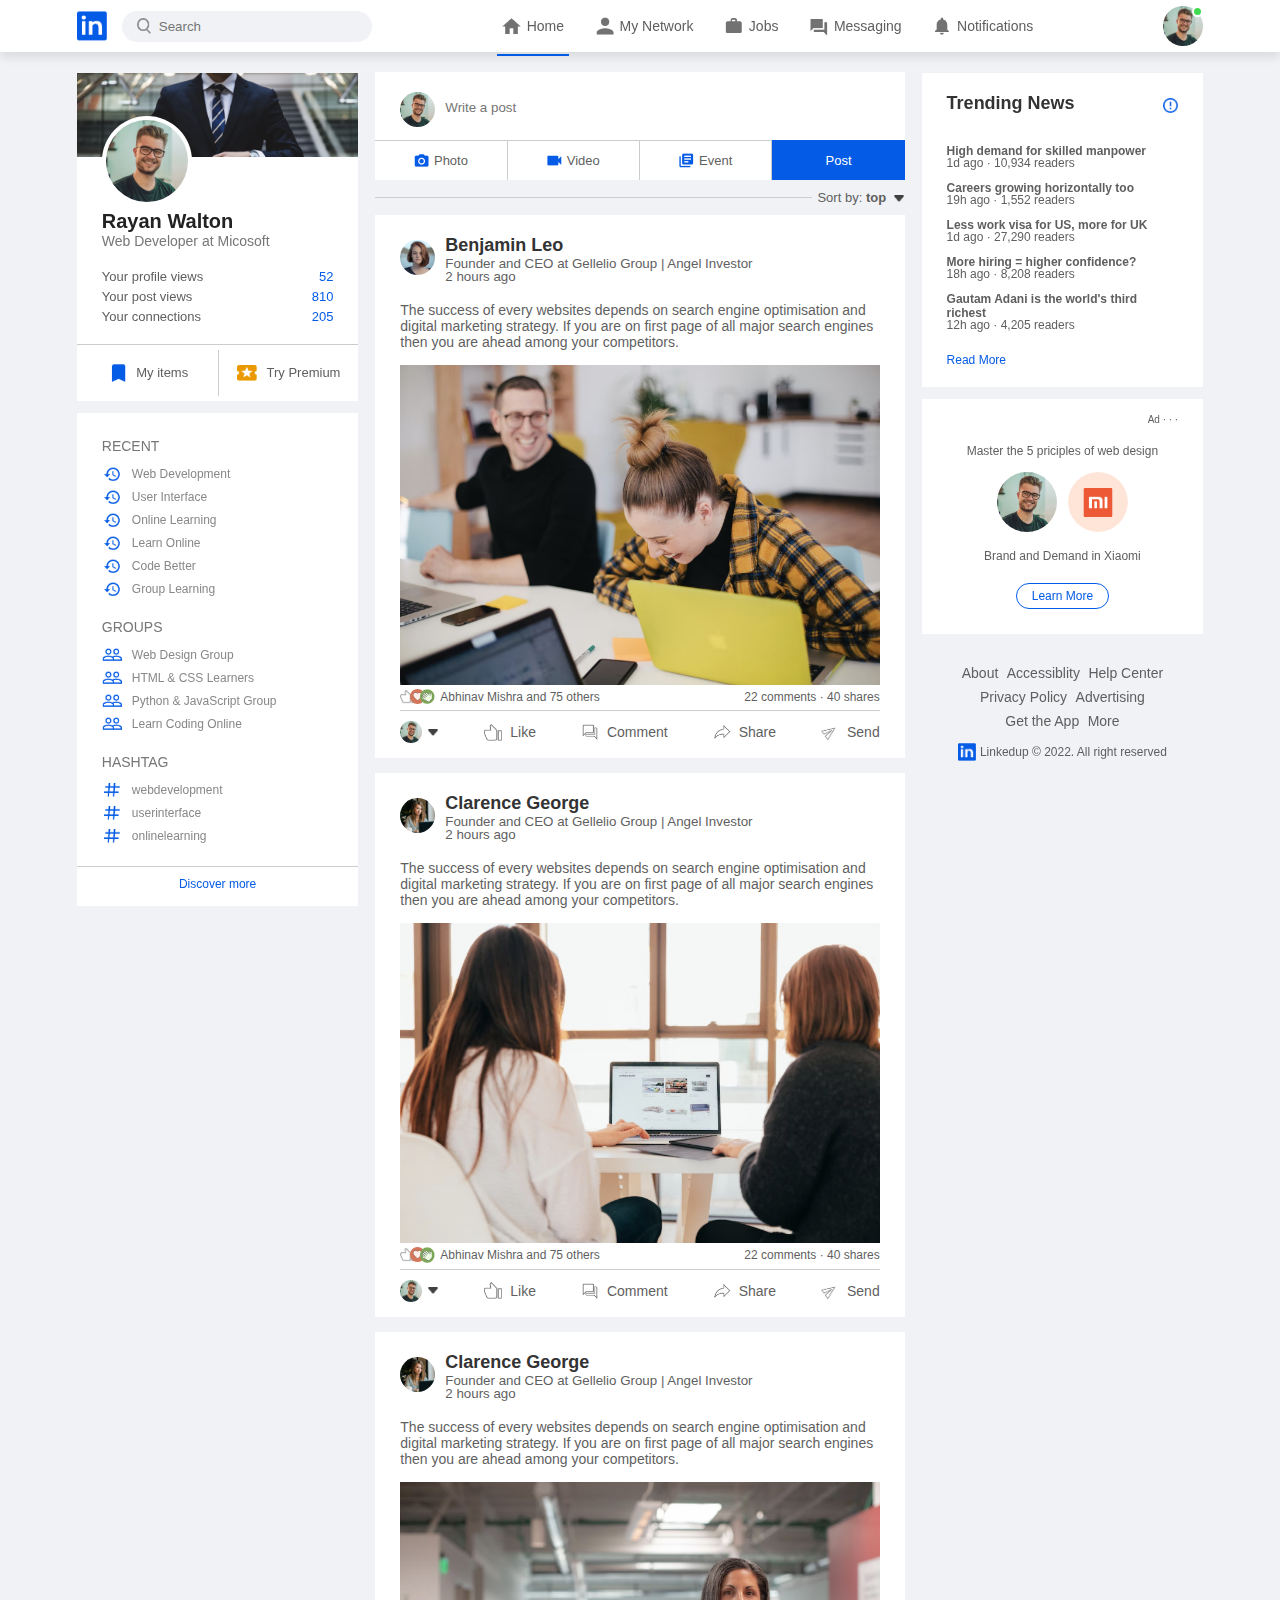
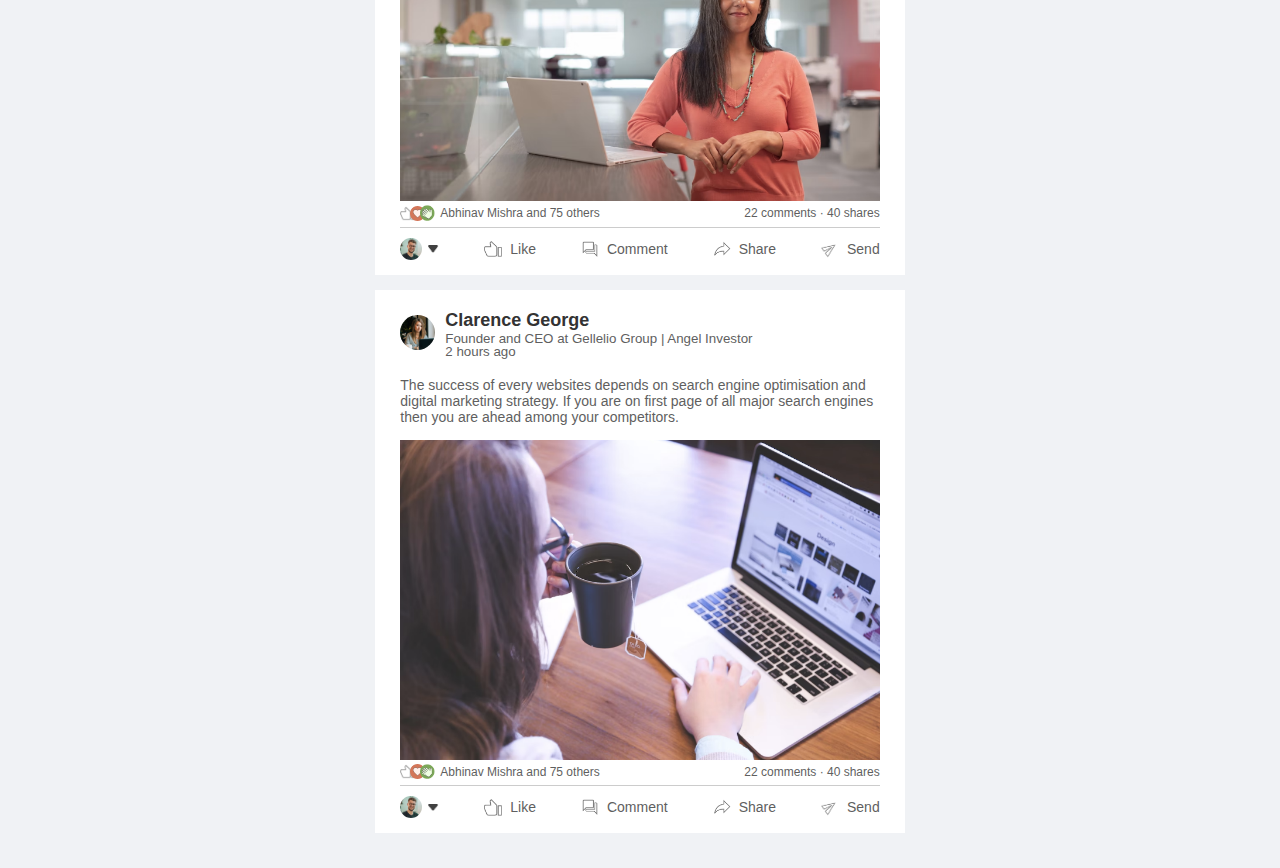
<file: index.html>
<!DOCTYPE html>
<html lang="en">
<head>
    <meta charset="UTF-8">
    <meta http-equiv="X-UA-Compatible" content="IE=edge">
    <meta name="viewport" content="width=device-width, initial-scale=1.0">
    <title>Social Media Website Design - Easy Tutorials</title>
    <link rel="stylesheet" href="style.css">
</head>
<body>

<nav class="navbar">
    <div class="navbar-left">
        <a href="index.html" class="logo"><img src="images/logo.png"></a>

        <div class="search-box">
            <img src="images/search.png">
            <input type="text" placeholder="Search">
        </div>

    </div>
    <div class="navbar-center">
        <ul>
            <li><a href="#" class="active-link"><img src="images/home.png"> <span>Home</span></a></li>
            <li><a href="#"><img src="images/network.png"> <span>My Network</span></a></li>
            <li><a href="#"><img src="images/jobs.png"> <span>Jobs</span></a></li>
            <li><a href="#"><img src="images/message.png"> <span>Messaging</span></a></li>
            <li><a href="#"><img src="images/notification.png"> <span>Notifications</span></a></li>
        </ul>
    </div>
    <div class="navbar-right">
        <div class="online">
            <img src="images/user-1.png" class="nav-profile-img" onclick="toggleMenu()">
        </div>
    </div>
<!-- --------------- profile-drop-down-menu---------- -->
<div class="profile-menu-wrap" id="profileMenu">
    <div class="profile-menu">
        <div class="user-info">
            <img src="images/user-1.png">
            <div>
                <h3>Rayan Walton</h3>
                <a href="profile.html">See your profile</a>
            </div>
        </div>
        <hr>
        <a href="#" class="profile-menu-link">
            <img src="images/feedback.png">
            <p>Give Feedback</p>
            <span>></span>
        </a>
        <a href="#" class="profile-menu-link">
            <img src="images/setting.png">
            <p>Settings & Privacy</p>
            <span>></span>
        </a>
        <a href="#" class="profile-menu-link">
            <img src="images/help.png">
            <p>Help & Support</p>
            <span>></span>
        </a>
        <a href="#" class="profile-menu-link">
            <img src="images/display.png">
            <p>Display & Accessiblity</p>
            <span>></span>
        </a>
        <a href="#" class="profile-menu-link">
            <img src="images/logout.png">
            <p>Logout</p>
            <span>></span>
        </a>
    </div>
</div>

</nav>

<!-- -------------- navbar close-------- -->

<div class="container">
<!-- -------left-sidebar------------ -->
    <div class="left-sidebar">
        <div class="sidebar-profile-box">
            <img src="images/cover-pic.png" width="100%">
            <div class="sidebar-profile-info">
                <img src="images/user-1.png">
                <h1>Rayan Walton</h1>
                <h3>Web Developer at Micosoft</h3>
                <ul>
                    <li>Your profile views<span>52</span></li>
                    <li>Your post views<span>810</span></li>
                    <li>Your connections<span>205</span></li>
                </ul>
            </div>
            <div class="sidebar-profile-link">
                <a href="#"><img src="images/items.png"> My items</a>
                <a href="#"><img src="images/premium.png"> Try Premium</a>
            </div>
        </div>

        <div class="sidebar-activity" id="sidebarActivity">
            <h3>RECENT</h3>
            <a href="#"><img src="images/recent.png"> Web Development</a>
            <a href="#"><img src="images/recent.png"> User Interface</a>
            <a href="#"><img src="images/recent.png"> Online Learning</a>
            <a href="#"><img src="images/recent.png"> Learn Online</a>
            <a href="#"><img src="images/recent.png"> Code Better</a>
            <a href="#"><img src="images/recent.png"> Group Learning</a>
            <h3>GROUPS</h3>
            <a href="#"><img src="images/group.png"> Web Design Group</a>
            <a href="#"><img src="images/group.png"> HTML & CSS Learners</a>
            <a href="#"><img src="images/group.png"> Python & JavaScript Group</a>
            <a href="#"><img src="images/group.png"> Learn Coding Online</a>
            <h3>HASHTAG</h3>
            <a href="#"><img src="images/hashtag.png"> webdevelopment</a>
            <a href="#"><img src="images/hashtag.png"> userinterface</a>
            <a href="#"><img src="images/hashtag.png"> onlinelearning</a>
            <div class="discover-more-link">
                <a href="https://www.youtube.com/c/EasyTutorialsVideo?sub_confirmation=1">Discover more</a>
            </div>
        </div>

        <p id="showMoreLink" onclick="toggleActivity()">Show more <b>+</b></p>
    </div>
<!-- -----------------main-content------------ -->
    <div class="main-content">

        <div class="create-post">
            <div class="create-post-input">
                <img src="images/user-1.png">
                <textarea rows="2" placeholder="Write a post"></textarea>
            </div>
            <div class="create-post-links">
                <li><img src="images/photo.png">Photo</li>
                <li><img src="images/video.png">Video</li>
                <li><img src="images/event.png">Event</li>
                <li>Post</li>
            </div>
        </div>
        <div class="sort-by">
            <hr>
            <p>Sort by: <span>top <img src="images/down-arrow.png"></span></p>
        </div>

        <div class="post">
            <div class="post-author">
                <img src="images/user-3.png">
                <div>
                    <h1>Benjamin Leo</h1>
                    <small>Founder and CEO at Gellelio Group | Angel Investor</small>
                    <small>2 hours ago</small>
                </div>
            </div>
            <p>The success of every websites depends on search engine optimisation and digital marketing strategy. If you are on first page of all major search engines then you are ahead among your competitors.</p>
            <img src="images/post-image-1.png" width="100%">

            <div class="post-stats">
                <div>
                    <img src="images/thumbsup.png">
                    <img src="images/love.png">
                    <img src="images/clap.png">
                    <span class="liked-users">Abhinav Mishra and 75 others</span>
                </div>
                <div>
                    <span>22 comments &middot; 40 shares</span>
                </div>
            </div>
            <div class="post-activity">
                <div>
                    <img src="images/user-1.png" class="post-activity-user-icon">
                    <img src="images/down-arrow.png" class="post-activity-arrow-icon">
                </div>
                <div class="post-activity-link">
                    <img src="images/like.png">
                    <span>Like</span>
                </div>
                <div class="post-activity-link">
                    <img src="images/comment.png">
                    <span>Comment</span>
                </div>
                <div class="post-activity-link">
                    <img src="images/share.png">
                    <span>Share</span>
                </div>
                <div class="post-activity-link">
                    <img src="images/send.png">
                    <span>Send</span>
                </div>
            </div>
        </div>
        <div class="post">
            <div class="post-author">
                <img src="images/user-4.png">
                <div>
                    <h1>Clarence George</h1>
                    <small>Founder and CEO at Gellelio Group | Angel Investor</small>
                    <small>2 hours ago</small>
                </div>
            </div>
            <p>The success of every websites depends on search engine optimisation and digital marketing strategy. If you are on first page of all major search engines then you are ahead among your competitors.</p>
            <img src="images/post-image-2.png" width="100%">

            <div class="post-stats">
                <div>
                    <img src="images/thumbsup.png">
                    <img src="images/love.png">
                    <img src="images/clap.png">
                    <span class="liked-users">Abhinav Mishra and 75 others</span>
                </div>
                <div>
                    <span>22 comments &middot; 40 shares</span>
                </div>
            </div>
            <div class="post-activity">
                <div>
                    <img src="images/user-1.png" class="post-activity-user-icon">
                    <img src="images/down-arrow.png" class="post-activity-arrow-icon">
                </div>
                <div class="post-activity-link">
                    <img src="images/like.png">
                    <span>Like</span>
                </div>
                <div class="post-activity-link">
                    <img src="images/comment.png">
                    <span>Comment</span>
                </div>
                <div class="post-activity-link">
                    <img src="images/share.png">
                    <span>Share</span>
                </div>
                <div class="post-activity-link">
                    <img src="images/send.png">
                    <span>Send</span>
                </div>
            </div>
        </div>
        <div class="post">
            <div class="post-author">
                <img src="images/user-4.png">
                <div>
                    <h1>Clarence George</h1>
                    <small>Founder and CEO at Gellelio Group | Angel Investor</small>
                    <small>2 hours ago</small>
                </div>
            </div>
            <p>The success of every websites depends on search engine optimisation and digital marketing strategy. If you are on first page of all major search engines then you are ahead among your competitors.</p>
            <img src="images/post-image-3.png" width="100%">

            <div class="post-stats">
                <div>
                    <img src="images/thumbsup.png">
                    <img src="images/love.png">
                    <img src="images/clap.png">
                    <span class="liked-users">Abhinav Mishra and 75 others</span>
                </div>
                <div>
                    <span>22 comments &middot; 40 shares</span>
                </div>
            </div>
            <div class="post-activity">
                <div>
                    <img src="images/user-1.png" class="post-activity-user-icon">
                    <img src="images/down-arrow.png" class="post-activity-arrow-icon">
                </div>
                <div class="post-activity-link">
                    <img src="images/like.png">
                    <span>Like</span>
                </div>
                <div class="post-activity-link">
                    <img src="images/comment.png">
                    <span>Comment</span>
                </div>
                <div class="post-activity-link">
                    <img src="images/share.png">
                    <span>Share</span>
                </div>
                <div class="post-activity-link">
                    <img src="images/send.png">
                    <span>Send</span>
                </div>
            </div>
        </div>
        <div class="post">
            <div class="post-author">
                <img src="images/user-4.png">
                <div>
                    <h1>Clarence George</h1>
                    <small>Founder and CEO at Gellelio Group | Angel Investor</small>
                    <small>2 hours ago</small>
                </div>
            </div>
            <p>The success of every websites depends on search engine optimisation and digital marketing strategy. If you are on first page of all major search engines then you are ahead among your competitors.</p>
            <img src="images/post-image-4.png" width="100%">

            <div class="post-stats">
                <div>
                    <img src="images/thumbsup.png">
                    <img src="images/love.png">
                    <img src="images/clap.png">
                    <span class="liked-users">Abhinav Mishra and 75 others</span>
                </div>
                <div>
                    <span>22 comments &middot; 40 shares</span>
                </div>
            </div>
            <div class="post-activity">
                <div>
                    <img src="images/user-1.png" class="post-activity-user-icon">
                    <img src="images/down-arrow.png" class="post-activity-arrow-icon">
                </div>
                <div class="post-activity-link">
                    <img src="images/like.png">
                    <span>Like</span>
                </div>
                <div class="post-activity-link">
                    <img src="images/comment.png">
                    <span>Comment</span>
                </div>
                <div class="post-activity-link">
                    <img src="images/share.png">
                    <span>Share</span>
                </div>
                <div class="post-activity-link">
                    <img src="images/send.png">
                    <span>Send</span>
                </div>
            </div>
        </div>

    </div>
<!-- ------------right-sidebar--------------- -->
    <div class="right-sidebar">
        <div class="sidebar-news">
            <img src="images/more.png" class="info-icon">
            <h3>Trending News</h3>
            <a href="#">High demand for skilled manpower</a>
            <span>1d ago &middot; 10,934 readers</span>

            <a href="#">Careers growing horizontally too</a>
            <span>19h ago &middot; 1,552 readers</span>

            <a href="#">Less work visa for US, more for UK</a>
            <span>1d ago &middot; 27,290 readers</span>

            <a href="#">More hiring = higher confidence?</a>
            <span>18h ago &middot; 8,208 readers</span>

            <a href="#">Gautam Adani is the world's third richest</a>
            <span>12h ago &middot; 4,205 readers</span>

            <a href="https://www.youtube.com/c/EasyTutorialsVideo?sub_confirmation=1" class="read-more-link">Read More</a>
        </div>

        <div class="sidebar-ad">
            <small>Ad &middot; &middot; &middot;</small>
            <p>Master the 5 priciples of web design</p>
            <div>
                <img src="images/user-1.png">
                <img src="images/mi-logo.png">
            </div>
            <b>Brand and Demand in Xiaomi</b>
            <a href="https://www.youtube.com/c/EasyTutorialsVideo?sub_confirmation=1" class="ad-link">Learn More</a>
        </div>

        <div class="sidebar-useful-links">
            <a href="#">About</a>
            <a href="#">Accessiblity</a>
            <a href="#">Help Center</a>
            <a href="#">Privacy Policy</a>
            <a href="#">Advertising</a>
            <a href="#">Get the App</a>
            <a href="#">More</a>

            <div class="copyright-msg">
                <img src="images/logo.png">
                <p>Linkedup &#169; 2022. All right reserved</p>
            </div>
        </div>

    </div>
</div>

<script>

    let profileMenu = document.getElementById("profileMenu");

    function toggleMenu(){
        profileMenu.classList.toggle("open-menu");
    }

</script>

<script>

    let sideActivity = document.getElementById("sidebarActivity");
    let moreLink = document.getElementById("showMoreLink");

    function toggleActivity(){
        sideActivity.classList.toggle("open-activity");

        if(sideActivity.classList.contains("open-activity")){
            moreLink.innerHTML = "Show less <b>-</b>";
        }
        else{
            moreLink.innerHTML = "Show more <b>+</b>";
        }
    }

</script>



</body>
</html>
</file>
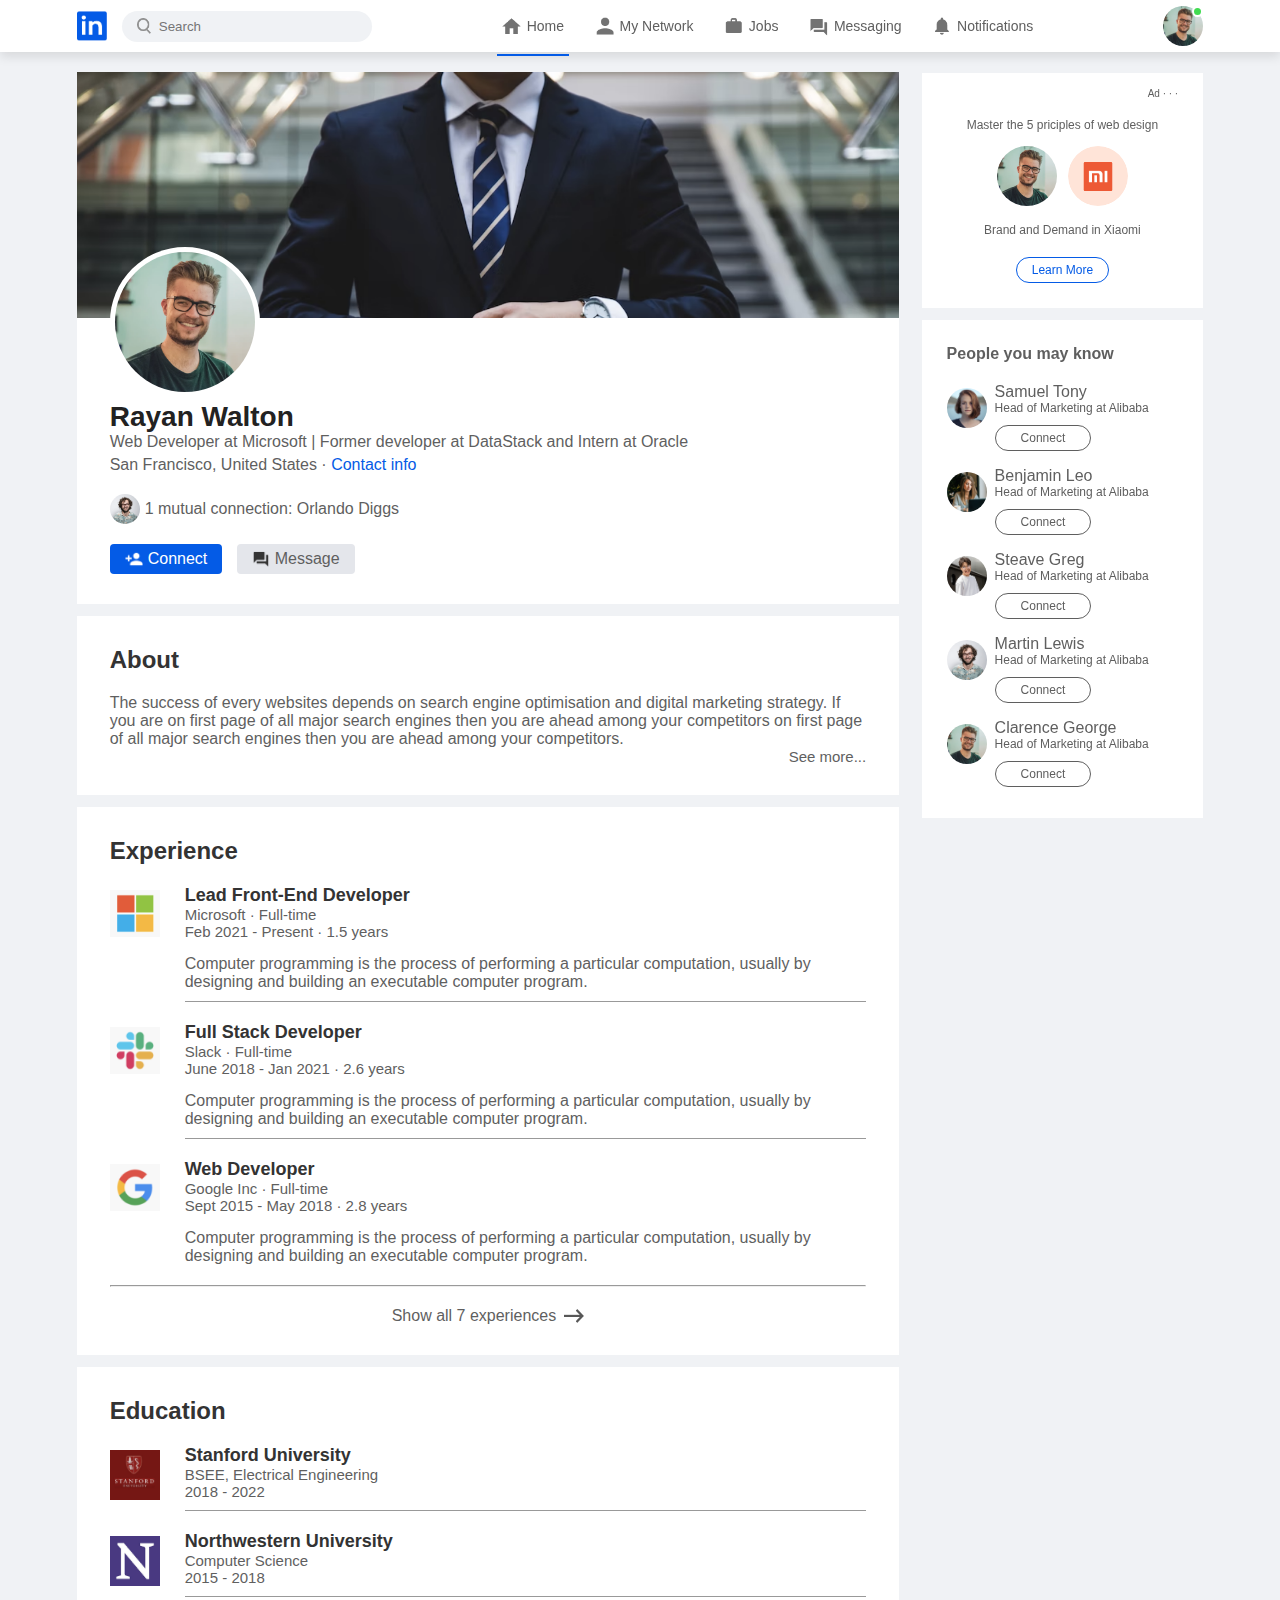
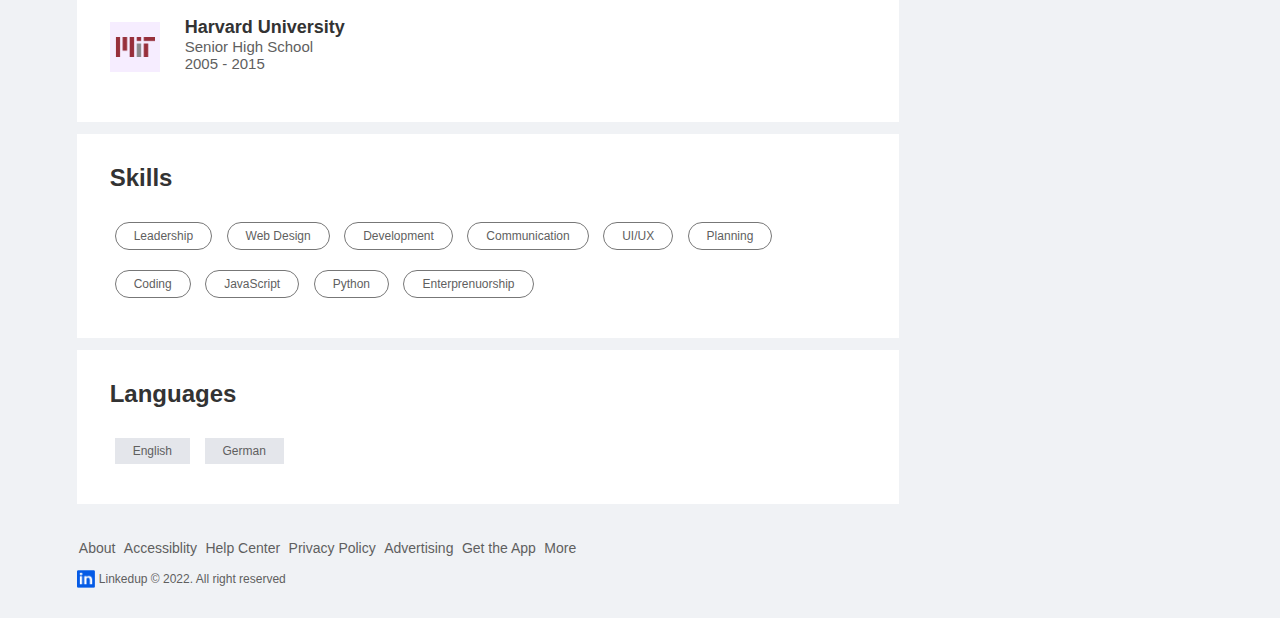
<file: profile.html>
<!DOCTYPE html>
<html lang="en">
<head>
    <meta charset="UTF-8">
    <meta http-equiv="X-UA-Compatible" content="IE=edge">
    <meta name="viewport" content="width=device-width, initial-scale=1.0">
    <title>Social Media Website Design - Easy Tutorials</title>
    <link rel="stylesheet" href="style.css">
</head>
<body>

<nav class="navbar">
    <div class="navbar-left">
        <a href="index.html" class="logo"><img src="images/logo.png"></a>

        <div class="search-box">
            <img src="images/search.png">
            <input type="text" placeholder="Search">
        </div>

    </div>
    <div class="navbar-center">
        <ul>
            <li><a href="#" class="active-link"><img src="images/home.png"> <span>Home</span></a></li>
            <li><a href="#"><img src="images/network.png"> <span>My Network</span></a></li>
            <li><a href="#"><img src="images/jobs.png"> <span>Jobs</span></a></li>
            <li><a href="#"><img src="images/message.png"> <span>Messaging</span></a></li>
            <li><a href="#"><img src="images/notification.png"> <span>Notifications</span></a></li>
        </ul>
    </div>
    <div class="navbar-right">
        <div class="online">
            <img src="images/user-1.png" class="nav-profile-img" onclick="toggleMenu()">
        </div>
    </div>
<!-- --------------- profile-drop-down-menu---------- -->
<div class="profile-menu-wrap" id="profileMenu">
    <div class="profile-menu">
        <div class="user-info">
            <img src="images/user-1.png">
            <div>
                <h3>Rayan Walton</h3>
                <a href="profile.html">See your profile</a>
            </div>
        </div>
        <hr>
        <a href="#" class="profile-menu-link">
            <img src="images/feedback.png">
            <p>Give Feedback</p>
            <span>></span>
        </a>
        <a href="#" class="profile-menu-link">
            <img src="images/setting.png">
            <p>Settings & Privacy</p>
            <span>></span>
        </a>
        <a href="#" class="profile-menu-link">
            <img src="images/help.png">
            <p>Help & Support</p>
            <span>></span>
        </a>
        <a href="#" class="profile-menu-link">
            <img src="images/display.png">
            <p>Display & Accessiblity</p>
            <span>></span>
        </a>
        <a href="#" class="profile-menu-link">
            <img src="images/logout.png">
            <p>Logout</p>
            <span>></span>
        </a>
    </div>
</div>

</nav>

<!-- -------------- navbar close-------- -->

<div class="container">
<div class="profile-main">
    <div class="profile-container">
        <img src="images/cover-pic.png" width="100%">
        <div class="profile-container-inner">
            <img src="images/user-1.png" class="profile-pic">
            <h1>Rayan Walton</h1>
            <b>Web Developer at Microsoft | Former developer at DataStack and Intern at Oracle</b>
            <p>San Francisco, United States &middot; <a href="#">Contact info</a></p>
            <div class="mutual-connection">
                <img src="images/user-2.png">
                <span>1 mutual connection: Orlando Diggs</span>
            </div>
            <div class="profile-btn">
                <a href="https://www.youtube.com/c/EasyTutorialsVideo?sub_confirmation=1" class="primary-btn"><img src="images/connect.png">Connect</a>
                <a href="https://www.youtube.com/c/EasyTutorialsVideo?sub_confirmation=1"><img src="images/chat.png">Message</a>
            </div>
        </div>
    </div>

    <div class="profile-description">
        <h2>About</h2>
        <p>The success of every websites depends on search engine optimisation and digital marketing strategy. If you are on first page of all major search engines then you are ahead among your competitors on first page of all major search engines then you are ahead among your competitors.</p>
        <a href="https://www.youtube.com/c/EasyTutorialsVideo?sub_confirmation=1" class="see-more-link">See more...</a>
    </div>

    <div class="profile-description">
        <h2>Experience</h2>
        <div class="profile-desc-row">
            <img src="images/microsoft.png">
            <div>
                <h3>Lead Front-End Developer</h3>
                <b>Microsoft &middot; Full-time</b>
                <b>Feb 2021 - Present &middot; 1.5 years</b>
                <p>Computer programming is the process of performing a particular computation, usually by designing and building an executable computer program.</p>
                <hr>
            </div>
        </div>
        <div class="profile-desc-row">
            <img src="images/slack.png">
            <div>
                <h3>Full Stack Developer</h3>
                <b>Slack &middot; Full-time</b>
                <b>June 2018 - Jan 2021 &middot; 2.6 years</b>
                <p>Computer programming is the process of performing a particular computation, usually by designing and building an executable computer program.</p>
                <hr>
            </div>
        </div>
        <div class="profile-desc-row">
            <img src="images/google.png">
            <div>
                <h3>Web Developer</h3>
                <b>Google Inc &middot; Full-time</b>
                <b>Sept 2015 - May 2018 &middot; 2.8 years</b>
                <p>Computer programming is the process of performing a particular computation, usually by designing and building an executable computer program.</p>
            </div>
        </div>
        <hr>
        <a href="#" class="experience-link">Show all 7 experiences <img src="images/right-arrow.png" alt=""></a>
    </div>

    <div class="profile-description">
        <h2>Education</h2>
        <div class="profile-desc-row">
            <img src="images/stanford.png">
            <div>
                <h3>Stanford University</h3>
                <b>BSEE, Electrical Engineering</b>
                <b>2018 - 2022</b>
                <hr>
            </div>
        </div>
        <div class="profile-desc-row">
            <img src="images/north.png">
            <div>
                <h3>Northwestern University</h3>
                <b>Computer Science</b>
                <b>2015 - 2018</b>
                <hr>
            </div>
        </div>
        <div class="profile-desc-row">
            <img src="images/mit.png">
            <div>
                <h3>Harvard University</h3>
                <b>Senior High School</b>
                <b>2005 - 2015</b>
            </div>
        </div>
    </div>
    <div class="profile-description">
        <h2>Skills</h2>
        <a href="#" class="skills-btn">Leadership</a>
        <a href="#" class="skills-btn">Web Design</a>
        <a href="#" class="skills-btn">Development</a>
        <a href="#" class="skills-btn">Communication</a>
        <a href="#" class="skills-btn">UI/UX</a>
        <a href="#" class="skills-btn">Planning</a>
        <a href="#" class="skills-btn">Coding</a>
        <a href="#" class="skills-btn">JavaScript</a>
        <a href="#" class="skills-btn">Python</a>
        <a href="#" class="skills-btn">Enterprenuorship</a>
    </div>
    <div class="profile-description">
        <h2>Languages</h2>
        <a href="#" class="language-btn">English</a>
        <a href="#" class="language-btn">German</a>
    </div>


</div>
<!-- ------profile-sidebar------ -->
    <div class="profile-sidebar">

        <div class="sidebar-ad">
            <small>Ad &middot; &middot; &middot;</small>
            <p>Master the 5 priciples of web design</p>
            <div>
                <img src="images/user-1.png">
                <img src="images/mi-logo.png">
            </div>
            <b>Brand and Demand in Xiaomi</b>
            <a href="#" class="ad-link">Learn More</a>
        </div>

        <div class="sidebar-people">
            <h3>People you may know</h3>
            <div class="sidebar-people-row">
                <img src="images/user-3.png">
                <div>
                    <h2>Samuel Tony</h2>
                    <p>Head of Marketing at Alibaba</p>
                    <a href="#">Connect</a>
                </div>
            </div>
            <div class="sidebar-people-row">
                <img src="images/user-4.png">
                <div>
                    <h2>Benjamin Leo</h2>
                    <p>Head of Marketing at Alibaba</p>
                    <a href="#">Connect</a>
                </div>
            </div>
            <div class="sidebar-people-row">
                <img src="images/user-5.png">
                <div>
                    <h2>Steave Greg</h2>
                    <p>Head of Marketing at Alibaba</p>
                    <a href="#">Connect</a>
                </div>
            </div>
            <div class="sidebar-people-row">
                <img src="images/user-2.png">
                <div>
                    <h2>Martin Lewis</h2>
                    <p>Head of Marketing at Alibaba</p>
                    <a href="#">Connect</a>
                </div>
            </div>
            <div class="sidebar-people-row">
                <img src="images/user-1.png">
                <div>
                    <h2>Clarence George</h2>
                    <p>Head of Marketing at Alibaba</p>
                    <a href="#">Connect</a>
                </div>
            </div>
        </div>

    </div>
</div>



<div class="profile-footer">
    <div class="sidebar-useful-links">
        <a href="#">About</a>
        <a href="#">Accessiblity</a>
        <a href="#">Help Center</a>
        <a href="#">Privacy Policy</a>
        <a href="#">Advertising</a>
        <a href="#">Get the App</a>
        <a href="#">More</a>

        <div class="copyright-msg">
            <img src="images/logo.png">
            <p>Linkedup &#169; 2022. All right reserved</p>
        </div>
    </div>
</div>



<script>

    let profileMenu = document.getElementById("profileMenu");

    function toggleMenu(){
        profileMenu.classList.toggle("open-menu");
    }

</script>
    
</body>
</html>
</file>
<file: style.css>
*{
    margin: 0;
    padding: 0;
    font-family: 'Poppins', sans-serif;
    box-sizing: border-box;
}
body{
    background: #f0f2f5;
    color: #5f5f5f;
}
a{
    text-decoration: none;
    color: #5f5f5f;
}
.navbar{
    display: flex;
    align-items: center;
    justify-content: space-between;
    background: #fff;
    padding: 6px 6%;
    position: sticky;
    top: 0;
    z-index: 100;
    box-shadow: 0 5px 10px rgba(0, 0, 0, 0.1);
}
.logo img{
    width: 30px;
    margin-right: 15px;
    display: block;
}
.navbar-center ul li{
    display: inline-block;
    list-style: none;
}
.navbar-center ul li a{
    display: flex;
    align-items: center;
    font-size: 14px;
    margin: 5px 8px;
    padding-right: 5px;
    position: relative;
}
.navbar-center ul li a img{
    width: 30px;
}

.navbar-center ul li a::after{
    content: '';
    width: 0;
    height: 2px;
    background: #045be6;
    position: absolute;
    bottom: -15px;
    transition: width 0.3s;
}
.navbar-center ul li a:hover::after,
.navbar-center ul li a.active-link::after
{
    width: 100%;
}


.nav-profile-img{
    width: 40px;
    border-radius: 50%;
    display: block;
    cursor: pointer;
    position: relative;
}
.online{
    position: relative;
}
.online::after{
    content: '';
    width: 7px;
    height: 7px;
    border: 2px solid #fff;
    border-radius: 50%;
    right: 0px;
    top: 0px;
    background: #41db51;
    position: absolute;
}
.search-box{
    background: #f0f2f5;
    width: 250px;
    border-radius: 20px;
    display: flex;
    align-items: center;
    padding: 0 15px;
}
.navbar-left{
    display: flex;
    align-items: center;
}
.search-box img{
    width: 14px;
}
.search-box input{
    width: 100%;
    background: transparent;
    padding: 8px;
    outline: none;
    border: 0;
}
/* ------ navbar end-------------- */

.container{
    padding: 20px 6%;
    display: flex;
    flex-wrap: wrap;
    justify-content: space-between;
}

/* -----------left-sidebar---------- */
.left-sidebar{
    flex-basis: 25%;
    align-self: flex-start;
    position: sticky;
    top: 73px;
}
.sidebar-profile-box{
    background: #fff;
}
.sidebar-profile-info{
    padding: 0 25px;
}
.sidebar-profile-info img{
    width: 90px;
    border-radius: 50%;
    background: #fff;
    padding: 4px;
    margin-top: -45px;
}
.sidebar-profile-info h1{
    font-size: 20px;
    font-weight: 600;
    color: #222;
}
.sidebar-profile-info h3{
    font-size: 14px;
    font-weight: 500;
    color: #777;
}
.sidebar-profile-info ul{
    list-style: none;
    margin: 20px 0;
}
.sidebar-profile-info ul li{
    width: 100%;
    margin: 5px 0;
    font-size: 13px;
}
.sidebar-profile-info ul li span{
    float: right;
    color: #045be6;
}
.sidebar-profile-link{
    display: flex;
    align-items: center;
    border-top: 1px solid #ccc;
}

.sidebar-profile-link a{
    flex-basis: 50%;
    display: flex;
    align-items: center;
    justify-content: center;
    padding: 15px 0;
    font-size: 13px;
    border-left: 1px solid #ccc;
}
.sidebar-profile-link a:first-child{
    border-left: 0
}
.sidebar-profile-link a img{
    width: 20px;
    margin-right: 10px;
}
.sidebar-activity{
    background: #fff;
    padding: 5px 25px;
    margin: 12px 0;
}
.sidebar-activity h3{
    color: #777;
    font-size: 14px;
    font-weight: 500;
    margin: 20px 0 10px;
}
.sidebar-activity a{
    display: flex;
    align-items: center;
    font-size: 12px;
    font-weight: 500;
    color: #888;
    margin: 3px 0;
}

.sidebar-activity a img{
    width: 20px;
    margin-right: 10px;
}
.discover-more-link{
    border-top: 1px solid #ccc;
    text-align: center;
    margin-top: 20px;
    margin-left: -25px;
    margin-right: -25px;
}
.discover-more-link a{
    color: #045be6;
    display: inline-block;
    margin: 10px 0;
}


/* ----------right-sidebar------------ */
.right-sidebar{
    flex-basis: 25%;
    align-self: flex-start;
    position: sticky;
    top: 73px;
}
.sidebar-news{
    background: #fff;
    padding: 10px 25px;
}
.info-icon{
    width: 15px;
    float: right;
    margin-top: 15px;
}

.sidebar-news h3{
    font-size: 18px;
    font-weight: 600;
    color: #333;
    margin: 10px 0 30px;
}
.sidebar-news a{
    display: block;
    font-size: 12px;
    font-weight: 600;
    margin-top: 10px;
    margin-bottom: -5px;
}
.sidebar-news span{
    font-size: 12px;
}

.sidebar-news .read-more-link{
   color: #045be6;
   font-weight: 500;
   margin: 20px 0 10px;
}
.sidebar-ad{
    background: #fff;
    padding: 15px 25px;
    text-align: center;
    margin: 12px 0;
    font-size: 12px;
}
.sidebar-ad img{
    width: 60px;
    border-radius: 50%;
    margin: 4px;
}
.sidebar-ad small{
    float: right;
    font-weight: 500;
}
.sidebar-ad p{
    margin-top: 30px;
    margin-bottom: 10px;
}
.sidebar-ad b{
    display: block;
    font-weight: 500;
    margin-top: 10px;
}
.ad-link{
    display: inline-block;
    border: 1px solid #045be6;
    border-radius: 30px;
    padding: 5px 15px;
    color: #045be6;
    font-weight: 500;
    margin: 20px auto 10px;
}
.sidebar-useful-links{
    padding: 15px 25px;
    text-align: center;
}

.sidebar-useful-links a{
    display: inline-block;
    font-size: 14px;
    margin: 4px 2px;
}
.copyright-msg{
    display: flex;
    align-items: center;
    justify-content: center;
    font-size: 12px;
    margin-top: 10px;
    font-weight: 500;
}
.copyright-msg img{
    width: 18px;
    margin-right: 4px;
}


/* -------------main-content------------ */
.main-content{
    flex-basis: 47%;
}
.create-post{
    background: #fff;
}
.create-post-input{
    padding: 20px 25px 10px;
    display: flex;
    align-items: flex-start;
}
.create-post-input img{
    width: 35px;
    border-radius: 50%;
    margin-right: 10px;
}
.create-post-input textarea{
    width: 100%;
    border: 0;
    outline: 0;
    resize: none;
    background: transparent;
    margin-top: 8px;
}
::placeholder{
    font-weight: 500;
}
.create-post-links{
    display: flex;
    align-items: flex-start;
}
.create-post-links li{
    list-style: none;
    border-top: 1px solid #ccc;
    border-right: 1px solid #ccc;
    flex-basis: 25%;
    height: 40px;
    font-size: 13px;
    display: flex;
    align-items: center;
    justify-content: center;
    cursor: pointer;
}
.create-post-links li img{
    width: 15px;
    margin-right: 5px;
}
.create-post-links li:last-child{
    background: #045be6;
    color: #fff;
    border-top: 0;
    border-right: 0;
}
.sort-by{
    display: flex;
    align-items: center;
    margin: 10px 0;
}
.sort-by hr{
    flex: 1;
    border: 0;
    height: 1px;
    background: #ccc;
}
.sort-by p{
    font-size: 13px;
    padding-left: 5px;
}
.sort-by p span{
    font-weight: 600;
    cursor: pointer;
}
.sort-by p span img{
    width: 12px;
    margin-left: 3px;
}
.post{
    background: #fff;
    padding: 20px 25px 5px;
    margin: 5px 0 15px;
}
.post-author{
    display: flex;
    align-items: flex-start;
    margin-bottom: 20px;
}
.post-author img{
    width: 35px;
    border-radius: 50%;
    margin-right: 10px;
    margin-top: 5px;
}
.post-author h1{
    font-size: 18px;
    font-weight: 600;
    color: #333;
}
.post-author small{
    display: block;
    margin-bottom: -2px;
}
.post p{
    font-size: 14px;
    margin-bottom: 15px;
}
.post-stats{
    display: flex;
    flex-wrap: wrap;
    align-items: center;
    justify-content: space-between;
    font-size: 12px;
    border-bottom: 1px solid #ccc;
    padding-bottom: 6px;
}
.post-stats div{
    display: flex;
    align-items: center;
}
.post-stats img{
    width: 15px;
    margin-right: -5px;
}
.liked-users{
    margin-left: 10px;
}
.post-activity{
    display: flex;
    align-items: center;
    justify-content: space-between;
    padding: 10px 0;
    font-size: 14px;
    font-weight: 500;
}
.post-activity div{
    display: flex;
    align-items: center;
}
.post-activity-user-icon{
    width: 22px;
    border-radius: 50%;
}
.post-activity-arrow-icon{
    width: 12px;
    margin-left: 5px;
}
.post-activity-link img{
    width: 18px;
    margin-right: 8px;
}



/* ------------- profile-drop-down-menu ------------ */
.profile-menu-wrap{
    position: absolute;
    top: 100%;
    right: 5%;
    width: 320px;
    max-height: 0;
    overflow: hidden;
    transition: max-height 0.5s;
}

.profile-menu-wrap.open-menu{
    max-height: 400px;
}

.profile-menu{
    background: #222;
    color: #fff;
    padding: 20px;
    margin: 10px;
}
.user-info{
    display: flex;
    align-items: center;
}
.user-info img{
    width: 50px;
    border-radius: 50%;
    margin-right: 15px;
}
.user-info h3{
    font-weight: 500;
    margin-bottom: -7px;
}
.user-info a{
    color: #c9dbf8;
    font-size: 13px;
}
.profile-menu hr{
    border: 0;
    height: 1px;
    width: 100%;
    background: #fff;
    margin: 15px 0 10px;
}
.profile-menu-link{
    display: flex;
    align-items: center;
    color: #fff;
    margin: 12px 0;
    font-size: 14px;
}
.profile-menu-link p{
    width: 100%;
}
.profile-menu-link img{
    width: 35px;
    border-radius: 50%;
    margin-right: 15px;
}

/* ------------------------profile-page------------------ */

.profile-main{
    flex-basis: 73%;
}
.profile-sidebar{
    flex-basis: 25%;
    align-self: flex-start;
    position: sticky;
    top: 73px;
}
.profile-container{
    background: #fff;
}
.profile-container-inner{
    padding: 0 4% 10px;
}
.profile-pic{
    width: 150px;
    border-radius: 50%;
    margin-top: -75px;
    padding: 5px;
    background: #fff;
}
.profile-container h1{
    font-size: 28px;
    font-weight: 600;
    color: #222;
}
.profile-container b{
    font-weight: 500;
}
.profile-container p{
    margin-top: 5px;
}
.profile-container p a{
    color: #045be6;
    font-weight: 500;
}
.mutual-connection{
    display: flex;
    align-items: center;
    margin: 20px 0;
}
.mutual-connection img{
    width: 30px;
    border-radius: 50%;
    margin-right: 5px;
}   
.profile-btn{
    margin: 20px 0;
}
.profile-btn a{
    display: inline-flex;
    align-items: center;
    background: #e4e6eb;
    padding: 6px 15px;
    border-radius: 4px;
    margin-right: 10px;
}
.profile-btn a img{
    width: 18px;
    margin-right: 5px;
}
.profile-btn .primary-btn{
    background: #045be6;
    color: #fff;
}
.profile-description{
    background: #fff;
    padding: 20px 4% 30px;
    margin: 12px 0;
}
.profile-description h2{
    color: #333;
    margin: 10px 0 20px;
    font-weight: 600;
}
.see-more-link{
    display: block;
    text-align: right;
    font-size: 15px;
}
.profile-desc-row{
    display: flex;
    align-items: flex-start;
    margin: 20px 0;
}
.profile-desc-row img{
    width: 50px;
    margin-right: 25px;
    margin-top: 5px;
}
.profile-desc-row div{
    width: 100%;
}
.profile-desc-row h3{
    font-size: 18px;
    font-weight: 600;
    color: #333;
}
.profile-desc-row b{
    display: block;
    font-weight: 500;
    font-size: 15px;
}
.profile-desc-row p{
    margin-top: 15px;
}
.profile-desc-row hr{
    border: 0;
    border-bottom: 1px solid #999;
    margin-top: 10px;
}
.experience-link{
    display: flex;
    align-items: center;
    justify-content: center;
    padding-top: 20px;
    font-weight: 500;
}
.experience-link img{
    width: 20px;
    margin-left: 8px;
}
.skills-btn{
    display: inline-block;
    margin: 10px 5px;
    padding: 6px 18px;
    border: 1px solid #777;
    border-radius: 30px;
    font-size: 12px;
    font-weight: 500;
}
.language-btn{
    display: inline-block;
    margin: 10px 5px;
    padding: 6px 18px;
    background: #e4e6eb;
    font-size: 12px;
    font-weight: 500;
}

/* --------profile-right-sidebar----------- */
.profile-sidebar .sidebar-ad{
    margin: 0;
}
.sidebar-people{
    background: #fff;
    padding: 15px 25px;
    margin: 12px 0;
    font-size: 12px;
}
.sidebar-people h3{
    font-size: 16px;
    font-weight: 600;
    margin: 10px 0 20px;
}
.sidebar-people-row{
    display: flex;
    align-items: flex-start;
    margin: 6px 0;
}
.sidebar-people-row img{
    width: 40px;
    border-radius: 50%;
    margin-right: 8px;
    margin-top: 5px;
}
.sidebar-people-row h2{
    font-weight: 500;
    font-size: 16px;
}
.sidebar-people-row a{
    display: inline-block;
    margin: 10px 0;
    padding: 5px 25px;
    border: 1px solid #5f5f5f;
    border-radius: 30px;
    font-weight: 500;
}
.profile-footer{
    padding: 0 6% 30px;
}
.profile-footer .sidebar-useful-links{
    text-align: left;
    padding: 0;
}
.profile-footer .copyright-msg{
    justify-content: flex-start;
}

#showMoreLink{
    display: none;
}
/* -------------media query for small screen --------------- */
@media only screen and (max-width: 600px){
    .search-box{
        background: transparent;
        width: auto;
        padding: 0;
    }
    .search-box input{
        width: 0;
        padding: 0;
    }
    .navbar-center ul li a span{
        display: none;
    }
    .navbar-center ul li a{
        padding-right: 0;
        margin: 5px;
    }
    .nav-profile-img{
        width: 30px;
    }
    .container{
        padding: 15px 3%;
    }
    .left-sidebar, .right-sidebar{
        flex-basis: 100%;
        position: relative;
        top: unset;
    }
    .main-content{
        flex-basis: 100%;
    }
    .post-stats div{
        margin: 2px 0;
    }
    .post-activity-link span{
        display: none;
    }
    .post-activity-link img{
        margin-right: 0;
    }
    .profile-main, .profile-sidebar{
        flex-basis: 100%;
    }
    .profile-container{
        font-size: 14px;
    }
    .profile-pic{
        width: 100px;
        margin-top: -50px;
    }
    .profile-description{
        font-size: 14px;
    }
    #showMoreLink{
        display: block;
        width: fit-content;
        margin: 10px auto;
        font-size: 14px;
        cursor: pointer;
    }
    .sidebar-activity{
        display: none;
    }
    .sidebar-activity.open-activity{
        display: block;
    }
}
</file>
